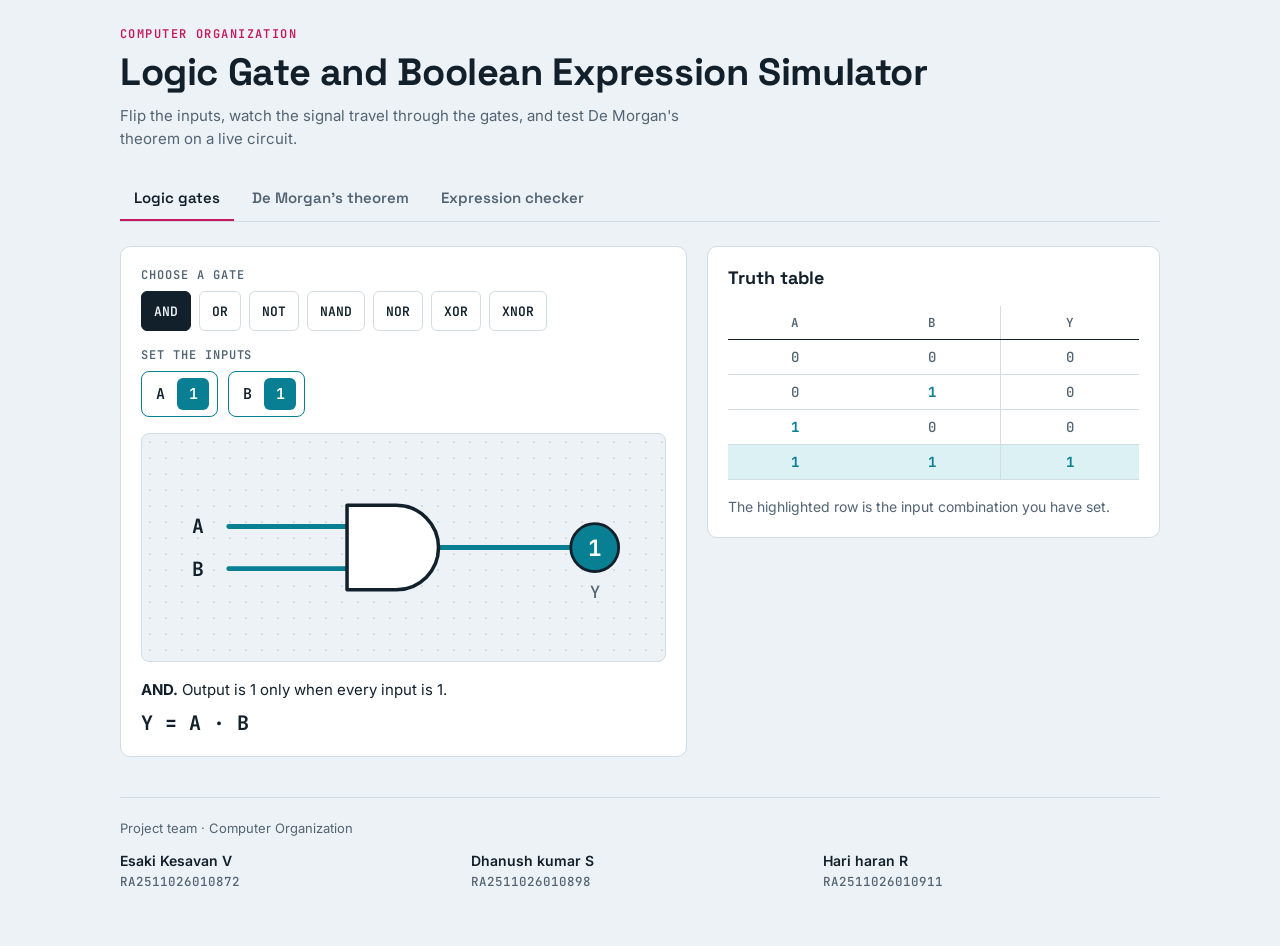
<file: public/assets/aistudio/Logic_Gate_and_Boolean_Expression_Simulator_fef89a67.html>
<!doctype html><html><head><meta charset=utf8><meta name=viewport content="width=device-width,initial-scale=1,viewport-fit=cover"><style>:root{color-scheme:light;box-sizing:border-box;padding-top:env(safe-area-inset-top,0px);padding-bottom:env(safe-area-inset-bottom,0px)}html{scroll-padding-top:env(safe-area-inset-top,0px)}body{margin:0;padding:0;font:14px -apple-system,BlinkMacSystemFont,sans-serif;background:#fff;color:#000}img{max-width:100%}[hidden]:not([hidden=until-found i]){display:none!important}</style></head><body>
<title>Logic Gate and Boolean Expression Simulator</title>
<meta name="claude:viewport-fit-sides" content="cover">
<link rel="preconnect" href="https://fonts.googleapis.com">
<link rel="preconnect" href="https://fonts.gstatic.com" crossorigin>
<link rel="stylesheet" href="https://fonts.googleapis.com/css2?family=Inter:wght@400;500;600&family=JetBrains+Mono:wght@400;500;700&family=Space+Grotesk:wght@500;700&display=swap">
<style>
/* Layout concept: a lab worksheet. Three tabs, one working panel at a time.
   Schematic on a dotted drawing field on the left, truth table on the right. */
:root{
  --bg:#edf2f6; --surface:#ffffff; --ink:#12202c; --muted:#526473; --line:#d2dce4;
  --hi:#087f92; --on-hi:#ffffff; --lo:#7f92a2; --lo-bg:#e3eaf0;
  --accent:#c4195f; --cur:#dcf1f4;
  --ok:#12803f; --ok-bg:#e2f5e9; --bad:#c2362f; --bad-bg:#fde8e6;
  --display:"Space Grotesk",system-ui,-apple-system,"Segoe UI",sans-serif;
  --body:"Inter",system-ui,-apple-system,"Segoe UI",sans-serif;
  --mono:"JetBrains Mono",ui-monospace,Menlo,Consolas,monospace;
}
@media (prefers-color-scheme: dark){
  :root:not([data-theme="light"]){
    --bg:#0c1520; --surface:#142130; --ink:#e7eff6; --muted:#98abbc; --line:#27394b;
    --hi:#38d6ea; --on-hi:#04222a; --lo:#5f7690; --lo-bg:#1f3042;
    --accent:#ff5fa6; --cur:#153c47;
    --ok:#43d987; --ok-bg:#13352a; --bad:#ff7f76; --bad-bg:#3b1f22;
    color-scheme:dark;
  }
}
:root[data-theme="dark"]{
  --bg:#0c1520; --surface:#142130; --ink:#e7eff6; --muted:#98abbc; --line:#27394b;
  --hi:#38d6ea; --on-hi:#04222a; --lo:#5f7690; --lo-bg:#1f3042;
  --accent:#ff5fa6; --cur:#153c47;
  --ok:#43d987; --ok-bg:#13352a; --bad:#ff7f76; --bad-bg:#3b1f22;
  color-scheme:dark;
}
*{box-sizing:border-box}
body{
  margin:0; background:var(--bg); color:var(--ink);
  font:15px/1.55 var(--body);
  padding-left:max(16px,env(safe-area-inset-left,0px));
  padding-right:max(16px,env(safe-area-inset-right,0px));
  padding-block:28px 56px;
}
.wrap{max-width:1040px;margin:0 auto}
:focus-visible{outline:2px solid var(--accent);outline-offset:2px}

.eyebrow{font:600 12px/1 var(--mono);letter-spacing:.12em;text-transform:uppercase;color:var(--accent)}
h1{font:700 clamp(26px,5vw,38px)/1.1 var(--display);letter-spacing:-.01em;margin:12px 0 10px;text-wrap:balance}
.lede{color:var(--muted);max-width:64ch;margin:0}
.tabs{display:flex;gap:4px;margin-top:26px;border-bottom:1px solid var(--line);overflow-x:auto}
.tab{appearance:none;background:none;border:0;border-bottom:3px solid transparent;margin-bottom:-1px;
  color:var(--muted);font:600 15px var(--display);padding:12px 14px;cursor:pointer;white-space:nowrap}
.tab:hover{color:var(--ink)}
.tab[aria-selected="true"]{color:var(--ink);border-bottom-color:var(--accent)}

main{margin-top:24px}
main>section{display:flex;flex-direction:column;gap:20px}
.panel{background:var(--surface);border:1px solid var(--line);border-radius:10px;padding:20px;min-width:0}
.stack{display:flex;flex-direction:column;gap:16px}
.grid2{display:grid;grid-template-columns:minmax(0,1.25fr) minmax(0,1fr);gap:20px;align-items:start}
@media (max-width:780px){.grid2{grid-template-columns:minmax(0,1fr)}}
h2{font:700 18px/1.25 var(--display);margin:0;text-wrap:balance}
.sub{margin:0;color:var(--muted);max-width:66ch}
.lbl{display:block;font:600 12px var(--mono);letter-spacing:.08em;text-transform:uppercase;color:var(--muted);margin:0 0 8px}

.chips{display:flex;flex-wrap:wrap;gap:8px}
.chip{font:600 13px var(--mono);padding:9px 12px;min-height:40px;border:1px solid var(--line);background:var(--surface);
  color:var(--ink);border-radius:6px;cursor:pointer}
.chip:hover{border-color:var(--ink)}
.chip[aria-pressed="true"]{background:var(--ink);color:var(--bg);border-color:var(--ink)}
.chip.ex{font-weight:500;text-align:left}

.sws{display:flex;gap:10px;flex-wrap:wrap;align-items:center}
.sw{display:flex;align-items:center;gap:12px;padding:6px 8px 6px 14px;min-height:46px;border:1.5px solid var(--line);
  background:var(--surface);border-radius:8px;color:var(--ink);font:600 15px var(--mono);cursor:pointer}
.sw .v{display:inline-grid;place-items:center;width:32px;height:32px;border-radius:6px;background:var(--lo-bg);color:var(--ink)}
.sw[aria-pressed="true"]{border-color:var(--hi)}
.sw[aria-pressed="true"] .v{background:var(--hi);color:var(--on-hi)}
.btn{font:600 14px var(--display);padding:0 16px;min-height:46px;border-radius:8px;border:1.5px solid var(--ink);
  background:var(--ink);color:var(--bg);cursor:pointer}
.btn.ghost{background:var(--surface);color:var(--ink)}

.svgbox{border-radius:8px;border:1px solid var(--line);background-color:var(--bg);
  background-image:radial-gradient(var(--line) 1px,transparent 1.2px);background-size:16px 16px;padding:8px}
.svgbox svg{display:block;width:100%;height:auto}
.wire{fill:none;stroke-width:3.5;stroke-linecap:round;stroke-linejoin:round;transition:stroke .18s}
.wire.hi{stroke:var(--hi)} .wire.lo{stroke:var(--lo)}
.jd{transition:fill .18s} .jd.hi{fill:var(--hi)} .jd.lo{fill:var(--lo)}
.g{fill:var(--surface);stroke:var(--ink);stroke-width:2.5;stroke-linejoin:round}
.gx{fill:none;stroke:var(--ink);stroke-width:2.5;stroke-linecap:round}
.lamp{stroke:var(--ink);stroke-width:2;transition:fill .18s} .lamp.on{fill:var(--hi)} .lamp.off{fill:var(--lo-bg)}
.lampt{font:700 16px var(--mono);text-anchor:middle;dominant-baseline:central}
.lampt.on{fill:var(--on-hi)} .lampt.off{fill:var(--ink)}
.svgt{font:700 14px var(--mono);fill:var(--ink)}
.svgm{font:500 12px var(--mono);fill:var(--muted)}

.gdesc{margin:0}
.gexpr{margin:0;font:700 20px var(--mono);color:var(--ink)}
.note{margin:0;color:var(--muted);font-size:14px}

.tt-wrap{overflow-x:auto}
table.tt{border-collapse:collapse;width:100%;font:500 14px var(--mono);font-variant-numeric:tabular-nums}
.tt th{font-weight:600;color:var(--muted);font-size:12.5px;padding:8px;border-bottom:1.5px solid var(--ink);text-align:center;white-space:nowrap}
.tt td{padding:8px;text-align:center;border-bottom:1px solid var(--line);white-space:nowrap}
.tt td.one{color:var(--hi);font-weight:700}
.tt td.zero{color:var(--muted)}
.tt td.idx{color:var(--muted);font-size:12px}
.tt td.okc{color:var(--ok);font-weight:700}
.tt td.badc{color:var(--bad);font-weight:700}
.tt .sep{border-left:1.5px solid var(--line)}
.tt tr.cur td{background:var(--cur)}
.tt tr.bad td{background:var(--bad-bg)}

.readout{display:flex;flex-wrap:wrap;gap:6px 18px;margin-top:12px;font:500 14px var(--mono)}
.readout b{font-weight:700}
.readout .eqok{color:var(--ok);font-weight:700}

.exin{width:100%;font:500 20px var(--mono);padding:14px 16px;border:1.5px solid var(--line);border-radius:8px;
  background:var(--surface);color:var(--ink)}
.exin:focus-visible{outline:none;border-color:var(--accent);box-shadow:0 0 0 3px var(--cur)}
.keys{display:flex;flex-wrap:wrap;gap:6px}
.key{font:600 17px var(--mono);min-width:46px;min-height:44px;padding:0 12px;border:1px solid var(--line);
  border-radius:6px;background:var(--surface);color:var(--ink);cursor:pointer}
.key:hover{border-color:var(--ink)}
.hint{margin:0;color:var(--muted);font-size:13.5px;max-width:78ch}
.hint code{font:500 13px var(--mono);color:var(--ink)}

.verdict{display:flex;gap:12px;align-items:flex-start;padding:14px 16px;border-radius:8px;border:1px solid var(--line);background:var(--surface);font-weight:500}
.verdict .mk{font:700 18px/1.3 var(--mono)}
.verdict.ok{border-color:var(--ok);background:var(--ok-bg)} .verdict.ok .mk{color:var(--ok)}
.verdict.bad{border-color:var(--bad);background:var(--bad-bg)} .verdict.bad .mk{color:var(--bad)}
.verdict.info{background:var(--cur);border-color:var(--hi)} .verdict.info .mk{color:var(--hi)}
.sop{margin:0;font:500 15px var(--mono);overflow-wrap:anywhere}

footer{margin-top:40px;padding-top:20px;border-top:1px solid var(--line);color:var(--muted);font-size:13px}
.team{display:grid;grid-template-columns:repeat(auto-fit,minmax(220px,1fr));gap:14px;list-style:none;padding:0;margin:12px 0 0}
.team li{display:flex;flex-direction:column;gap:2px}
.team b{color:var(--ink);font-weight:600;font-size:14px}
.team span{font:500 12.5px var(--mono)}

@media (prefers-reduced-motion:reduce){*{transition:none!important;animation:none!important}}
</style>

<div class="wrap">
  <header>
    <div class="eyebrow">Computer Organization</div>
    <h1>Logic Gate and Boolean Expression Simulator</h1>
    <p class="lede">Flip the inputs, watch the signal travel through the gates, and test De Morgan's theorem on a live circuit.</p>
    <div class="tabs" role="tablist" aria-label="Simulator sections">
      <button class="tab" role="tab" id="t-gates" data-tab="gates" aria-controls="p-gates" aria-selected="true">Logic gates</button>
      <button class="tab" role="tab" id="t-de-morgan" data-tab="de-morgan" aria-controls="p-de-morgan" aria-selected="false">De Morgan's theorem</button>
      <button class="tab" role="tab" id="t-expressions" data-tab="expressions" aria-controls="p-expressions" aria-selected="false">Expression checker</button>
    </div>
  </header>

  <main>
    <!-- TAB 1: GATES -->
    <section id="p-gates" role="tabpanel" aria-labelledby="t-gates">
      <div class="grid2">
        <div class="panel stack">
          <div>
            <span class="lbl">Choose a gate</span>
            <div class="chips" id="gate-chips"></div>
          </div>
          <div>
            <span class="lbl">Set the inputs</span>
            <div class="sws">
              <button class="sw" id="g-a" aria-pressed="true" aria-label="Input A"><span>A</span><span class="v">1</span></button>
              <button class="sw" id="g-b" aria-pressed="true" aria-label="Input B"><span>B</span><span class="v">1</span></button>
            </div>
          </div>
          <div class="svgbox"><svg id="g-svg" viewBox="0 0 360 150" role="img" aria-label="Gate diagram"></svg></div>
          <div class="stack" id="g-info" style="gap:8px"></div>
        </div>
        <div class="panel stack">
          <h2>Truth table</h2>
          <div class="tt-wrap" id="g-tt"></div>
          <p class="note">The highlighted row is the input combination you have set.</p>
        </div>
      </div>
    </section>

    <!-- TAB 2: DE MORGAN -->
    <section id="p-de-morgan" role="tabpanel" aria-labelledby="t-de-morgan" hidden>
      <div class="panel stack">
        <h2>Invert the output, or invert the inputs and swap the gate</h2>
        <p class="sub">De Morgan's theorem says an inverted AND behaves like an OR of inverted inputs, and an inverted OR behaves like an AND of inverted inputs. Set A and B. In each circuit below, the top path and the bottom path always give the same output.</p>
        <div class="sws">
          <button class="sw" id="dm-a" aria-pressed="true" aria-label="Input A"><span>A</span><span class="v">1</span></button>
          <button class="sw" id="dm-b" aria-pressed="false" aria-label="Input B"><span>B</span><span class="v">0</span></button>
          <button class="btn ghost" id="dm-play">Play all 4 cases</button>
        </div>
      </div>

      <div class="panel stack">
        <h2>Law 1: (A + B)′ = A′ · B′</h2>
        <p class="sub">A NOR gate gives the same result as an AND gate fed by two inverted inputs.</p>
        <div class="grid2">
          <div>
            <div class="svgbox"><svg id="dm1" viewBox="0 0 600 290" role="img" aria-label="Circuit for law 1"></svg></div>
            <div class="readout" id="dm1-read"></div>
          </div>
          <div class="tt-wrap" id="dm1-tt"></div>
        </div>
      </div>

      <div class="panel stack">
        <h2>Law 2: (A · B)′ = A′ + B′</h2>
        <p class="sub">A NAND gate gives the same result as an OR gate fed by two inverted inputs.</p>
        <div class="grid2">
          <div>
            <div class="svgbox"><svg id="dm2" viewBox="0 0 600 290" role="img" aria-label="Circuit for law 2"></svg></div>
            <div class="readout" id="dm2-read"></div>
          </div>
          <div class="tt-wrap" id="dm2-tt"></div>
        </div>
      </div>

      <p class="note">Why it matters: with De Morgan's laws any AND-OR circuit can be rewritten using only NAND gates or only NOR gates, which is how many real chips are built.</p>
    </section>

    <!-- TAB 3: EXPRESSIONS -->
    <section id="p-expressions" role="tabpanel" aria-labelledby="t-expressions" hidden>
      <div class="panel stack">
        <div>
          <label class="lbl" for="ex-in">Boolean expression</label>
          <input id="ex-in" class="exin" type="text" value="(A + B)' = A' · B'" autocomplete="off" autocapitalize="characters" spellcheck="false">
        </div>
        <div class="keys" id="ex-keys" aria-label="Symbol keys"></div>
        <p class="hint">Use letters A to Z as variables. AND: <code>·</code> <code>.</code> <code>*</code> <code>&amp;</code> or <code>AND</code>, or just write <code>AB</code>. OR: <code>+</code> <code>|</code> or <code>OR</code>. NOT: <code>′</code> after a term, or <code>!</code> <code>~</code> <code>NOT</code> before it. XOR: <code>⊕</code> <code>^</code> or <code>XOR</code>. Put <code>=</code> between two expressions to check whether they are equivalent.</p>
        <div>
          <span class="lbl">Try an example</span>
          <div class="chips" id="ex-chips"></div>
        </div>
      </div>
      <div id="ex-out" class="stack" aria-live="polite"></div>
    </section>
  </main>

  <footer>
    <div>Project team · Computer Organization</div>
    <ul class="team">
      <li><b>Esaki Kesavan V</b><span>RA2511026010872</span></li>
      <li><b>Dhanush kumar S</b><span>RA2511026010898</span></li>
      <li><b>Hari haran R</b><span>RA2511026010911</span></li>
    </ul>
  </footer>
</div>

<script>
(function(){
const $=s=>document.querySelector(s);
const esc=s=>String(s).replace(/[&<>"]/g,c=>({'&':'&amp;','<':'&lt;','>':'&gt;','"':'&quot;'}[c]));
const PR='′';

/* ---------- gate symbols ---------- */
const AND_B='M0 0H35A30 30 0 0 1 35 60H0Z';
const OR_B='M0 0Q40 0 68 30Q40 60 0 60Q22 30 0 0Z';
const XOR_B='M8 0Q48 0 76 30Q48 60 8 60Q30 30 8 0Z';
const XOR_X='M0 0Q22 30 0 60';
const SYM={
  AND:{body:AND_B,tip:65,ins:[[0,15],[0,45]]},
  NAND:{body:AND_B,tip:65,bub:1,ins:[[0,15],[0,45]]},
  OR:{body:OR_B,tip:68,ins:[[8,15],[8,45]]},
  NOR:{body:OR_B,tip:68,bub:1,ins:[[8,15],[8,45]]},
  XOR:{body:XOR_B,extra:XOR_X,tip:76,ins:[[8,15],[8,45]]},
  XNOR:{body:XOR_B,extra:XOR_X,tip:76,bub:1,ins:[[8,15],[8,45]]},
  NOT:{body:'M0 5L0 55L55 30Z',tip:55,bub:1,ins:[[0,30]]}
};
function gate(type,x,y){
  const s=SYM[type];
  const svg='<g transform="translate('+x+' '+y+')"><path class="g" d="'+s.body+'"/>'+
    (s.extra?'<path class="gx" d="'+s.extra+'"/>':'')+
    (s.bub?'<circle class="g" cx="'+(s.tip+5)+'" cy="30" r="5"/>':'')+'</g>';
  return {svg:svg,ins:s.ins.map(p=>[x+p[0],y+p[1]]),out:[x+s.tip+(s.bub?10:0),y+30]};
}
const wire=(pts,on)=>'<path class="wire '+(on?'hi':'lo')+'" d="M'+pts.map(p=>p[0]+' '+p[1]).join('L')+'"/>';
const dot=(x,y,on)=>'<circle class="jd '+(on?'hi':'lo')+'" cx="'+x+'" cy="'+y+'" r="5"/>';
const lamp=(x,y,v)=>'<circle class="lamp '+(v?'on':'off')+'" cx="'+x+'" cy="'+y+'" r="17"/><text class="lampt '+(v?'on':'off')+'" x="'+x+'" y="'+y+'">'+v+'</text>';
const tx=(x,y,t,c,a)=>'<text class="'+(c||'svgt')+'" x="'+x+'" y="'+y+'"'+(a?' text-anchor="'+a+'"':'')+'>'+t+'</text>';
const cell=(v)=>'<td class="'+(v?'one':'zero')+'">'+v+'</td>';

/* ---------- TAB 1: gates ---------- */
const FN={AND:(a,b)=>a&b,OR:(a,b)=>a|b,NAND:(a,b)=>1-(a&b),NOR:(a,b)=>1-(a|b),XOR:(a,b)=>a^b,XNOR:(a,b)=>1-(a^b),NOT:a=>1-a};
const INFO={
  AND:['Output is 1 only when every input is 1.','Y = A · B'],
  OR:['Output is 1 when at least one input is 1.','Y = A + B'],
  NOT:['Output is the opposite of the input.','Y = A'+PR],
  NAND:['An AND followed by a NOT. Output is 0 only when both inputs are 1.','Y = (A · B)'+PR],
  NOR:['An OR followed by a NOT. Output is 1 only when both inputs are 0.','Y = (A + B)'+PR],
  XOR:['Output is 1 when the two inputs are different.','Y = A ⊕ B'],
  XNOR:['Output is 1 when the two inputs are the same.','Y = (A ⊕ B)'+PR]
};
const G={gate:'AND',a:1,b:1};
const gateNames=['AND','OR','NOT','NAND','NOR','XOR','XNOR'];
function setSw(btn,val){btn.setAttribute('aria-pressed',val?'true':'false');btn.querySelector('.v').textContent=val;}

function renderGates(){
  const type=G.gate, one=type==='NOT';
  const y=one?FN.NOT(G.a):FN[type](G.a,G.b);
  const g=gate(type,140,45);
  let w=wire([[56,g.ins[0][1]],g.ins[0]],G.a);
  let lb=tx(30,g.ins[0][1]+5,'A');
  if(!one){w+=wire([[56,g.ins[1][1]],g.ins[1]],G.b);lb+=tx(30,g.ins[1][1]+5,'B');}
  w+=wire([g.out,[298,g.out[1]]],y);
  $('#g-svg').innerHTML=w+g.svg+lb+lamp(316,g.out[1],y)+tx(316,g.out[1]+36,'Y','svgm','middle');
  $('#g-svg').setAttribute('aria-label',type+' gate. Input A is '+G.a+(one?'':', input B is '+G.b)+'. Output is '+y+'.');
  $('#g-b').hidden=one;
  gateNames.forEach(n=>{const c=$('#gc-'+n);if(c)c.setAttribute('aria-pressed',n===type?'true':'false');});
  const info=INFO[type];
  $('#g-info').innerHTML='<p class="gdesc"><b>'+type+'.</b> '+info[0]+'</p><p class="gexpr">'+esc(info[1])+'</p>'+
    ((type==='NAND'||type==='NOR')?'<p class="note">'+type+' is called a universal gate: every other gate can be built from '+type+' gates alone.</p>':'');
  const rows=one?[[0],[1]]:[[0,0],[0,1],[1,0],[1,1]];
  let h='<table class="tt"><thead><tr><th>A</th>'+(one?'':'<th>B</th>')+'<th class="sep">Y</th></tr></thead><tbody>';
  rows.forEach(r=>{
    const cur=one?(r[0]===G.a):(r[0]===G.a&&r[1]===G.b);
    const o=one?FN.NOT(r[0]):FN[type](r[0],r[1]);
    h+='<tr'+(cur?' class="cur"':'')+'>'+cell(r[0])+(one?'':cell(r[1]))+cell(o).replace('class="','class="sep ')+'</tr>';
  });
  $('#g-tt').innerHTML=h+'</tbody></table>';
}
(function initGates(){
  const box=$('#gate-chips');
  gateNames.forEach(n=>{
    const b=document.createElement('button');
    b.className='chip';b.id='gc-'+n;b.textContent=n;b.setAttribute('aria-pressed',n===G.gate?'true':'false');
    b.addEventListener('click',()=>{G.gate=n;renderGates();});
    box.appendChild(b);
  });
  $('#g-a').addEventListener('click',()=>{G.a=1-G.a;setSw($('#g-a'),G.a);renderGates();});
  $('#g-b').addEventListener('click',()=>{G.b=1-G.b;setSw($('#g-b'),G.b);renderGates();});
})();

/* ---------- TAB 2: De Morgan ---------- */
const DM={a:1,b:0,idx:2,timer:null};
const LAWS=[
  {id:'dm1',topGate:'OR',botGate:'AND',topLab:'A+B',topNot:'(A+B)'+PR,botLab:'A'+PR+'·B'+PR,top:(a,b)=>a|b,bot:(a,b)=>a&b},
  {id:'dm2',topGate:'AND',botGate:'OR',topLab:'A·B',topNot:'(A·B)'+PR,botLab:'A'+PR+'+B'+PR,top:(a,b)=>a&b,bot:(a,b)=>a|b}
];
function renderLaw(c){
  const a=DM.a,b=DM.b,na=1-a,nb=1-b;
  const t=c.top(a,b),to=1-t,bo=c.bot(na,nb);
  const T=gate(c.topGate,130,40),N=gate('NOT',250,40);
  const NA=gate('NOT',130,130),NB=gate('NOT',130,200),BG=gate(c.botGate,270,170);
  let w='';
  w+=wire([[34,55],T.ins[0]],a)+wire([[34,85],T.ins[1]],b);
  w+=wire([[60,55],[60,160],NA.ins[0]],a);
  w+=wire([[90,85],[90,230],NB.ins[0]],b);
  w+=wire([T.out,N.ins[0]],t)+wire([N.out,[450,70]],to);
  w+=wire([NA.out,[232,160],[232,BG.ins[0][1]],BG.ins[0]],na);
  w+=wire([NB.out,[232,230],[232,BG.ins[1][1]],BG.ins[1]],nb);
  w+=wire([BG.out,[450,200]],bo);
  let s=w+T.svg+N.svg+NA.svg+NB.svg+BG.svg;
  s+=dot(60,55,a)+dot(90,85,b);
  s+=tx(14,59,'A')+tx(14,89,'B');
  s+=tx(130,26,'Left side: '+c.topNot,'svgm')+tx(130,118,'Right side: '+c.botLab,'svgm');
  s+=tx((T.out[0]+250)/2,62,c.topLab,'svgt','middle');
  s+=tx(213,152,'A'+PR,'svgt','middle')+tx(213,222,'B'+PR,'svgt','middle');
  s+=lamp(467,70,to)+lamp(467,200,bo);
  s+=tx(492,75,c.topNot)+tx(492,205,c.botLab);
  $('#'+c.id).innerHTML=s;
  $('#'+c.id).setAttribute('aria-label','Circuit for '+c.topNot+' = '+c.botLab+' with A='+a+' and B='+b+'. Left side gives '+to+', right side gives '+bo+'.');
  $('#'+c.id+'-read').innerHTML='<span>'+c.topNot+' = <b>'+to+'</b></span><span>'+c.botLab+' = <b>'+bo+'</b></span><span class="'+(to===bo?'eqok':'')+'">'+(to===bo?'Equal ✓':'Not equal')+'</span>';
  const hd=['A','B',c.topLab,c.topNot,'A'+PR,'B'+PR,c.botLab,'Equal'];
  let h='<table class="tt"><thead><tr>'+hd.map((x,i)=>'<th'+((i===2||i===4||i===7)?' class="sep"':'')+'>'+x+'</th>').join('')+'</tr></thead><tbody>';
  [[0,0],[0,1],[1,0],[1,1]].forEach(r=>{
    const ra=r[0],rb=r[1],t0=c.top(ra,rb),o1=1-t0,o2=c.bot(1-ra,1-rb);
    const cur=ra===a&&rb===b;
    h+='<tr'+(cur?' class="cur"':'')+'>'+cell(ra)+cell(rb)+
      cell(t0).replace('class="','class="sep ')+
      cell(o1)+cell(1-ra).replace('class="','class="sep ')+cell(1-rb)+cell(o2)+
      '<td class="sep '+(o1===o2?'okc':'badc')+'">'+(o1===o2?'✓':'✗')+'</td></tr>';
  });
  $('#'+c.id+'-tt').innerHTML=h+'</tbody></table>';
}
function renderDM(){LAWS.forEach(renderLaw);}
function stopPlay(){if(DM.timer){clearInterval(DM.timer);DM.timer=null;}$('#dm-play').textContent='Play all 4 cases';}
function syncDMSw(){setSw($('#dm-a'),DM.a);setSw($('#dm-b'),DM.b);}
$('#dm-a').addEventListener('click',()=>{stopPlay();DM.a=1-DM.a;syncDMSw();renderDM();});
$('#dm-b').addEventListener('click',()=>{stopPlay();DM.b=1-DM.b;syncDMSw();renderDM();});
$('#dm-play').addEventListener('click',()=>{
  if(DM.timer){stopPlay();return;}
  $('#dm-play').textContent='Stop';
  DM.timer=setInterval(()=>{DM.idx=(DM.idx+1)%4;DM.a=DM.idx>>1;DM.b=DM.idx&1;syncDMSw();renderDM();},1300);
});

/* ---------- TAB 3: expression checker ---------- */
function tokenize(src){
  const s=src.replace(/[’‘′]/g,"'");
  const toks=[];let i=0;
  const KW={AND:'AND',OR:'OR',NOT:'NOT',XOR:'XOR',NAND:'NAND',NOR:'NOR',XNOR:'XNOR'};
  while(i<s.length){
    const c=s[i];
    if(/\s/.test(c)){i++;continue;}
    if(/[A-Za-z]/.test(c)){
      let j=i;while(j<s.length&&/[A-Za-z]/.test(s[j]))j++;
      const word=s.slice(i,j).toUpperCase();
      if(KW[word])toks.push({t:KW[word],s:s.slice(i,j),p:i});
      else for(let k=i;k<j;k++)toks.push({t:'VAR',v:s[k].toUpperCase(),s:s[k],p:k});
      i=j;continue;
    }
    if(c==='0'||c==='1'){toks.push({t:'CONST',v:+c,s:c,p:i});i++;continue;}
    if('+|∨'.includes(c)){toks.push({t:'OR',s:c,p:i});i++;continue;}
    if('.·*&∧•'.includes(c)){toks.push({t:'AND',s:c,p:i});i++;continue;}
    if('^⊕'.includes(c)){toks.push({t:'XOR',s:c,p:i});i++;continue;}
    if('!~¬'.includes(c)){toks.push({t:'NOT',s:c,p:i});i++;continue;}
    if(c==="'"){toks.push({t:'POST',s:c,p:i});i++;continue;}
    if(c==='('){toks.push({t:'LP',s:c,p:i});i++;continue;}
    if(c===')'){toks.push({t:'RP',s:c,p:i});i++;continue;}
    if(c==='='||c==='≡'){toks.push({t:'EQ',s:c,p:i});i+=(c==='='&&s[i+1]==='=')?2:1;continue;}
    throw new Error('Unexpected character "'+c+'" at position '+(i+1)+'.');
  }
  return toks;
}
function parseAll(toks){
  let i=0;
  const peek=()=>toks[i],next=()=>toks[i++];
  const bad=p=>new Error('Unexpected "'+p.s+'" at position '+(p.p+1)+'.');
  function orE(){let l=xorE();while(peek()&&(peek().t==='OR'||peek().t==='NOR')){const o=next().t;const r=xorE();l={t:'bin',op:o,l:l,r:r};}return l;}
  function xorE(){let l=andE();while(peek()&&(peek().t==='XOR'||peek().t==='XNOR')){const o=next().t;const r=andE();l={t:'bin',op:o,l:l,r:r};}return l;}
  function andE(){
    let l=unary();
    for(;;){
      const p=peek();if(!p)break;
      if(p.t==='AND'||p.t==='NAND'){next();const r=unary();l={t:'bin',op:p.t,l:l,r:r};}
      else if(p.t==='VAR'||p.t==='CONST'||p.t==='LP'||p.t==='NOT'){const r=unary();l={t:'bin',op:'AND',l:l,r:r};}
      else break;
    }
    return l;
  }
  function unary(){const p=peek();if(p&&p.t==='NOT'){next();return {t:'not',a:unary()};}return postfix();}
  function postfix(){let n=primary();while(peek()&&peek().t==='POST'){next();n={t:'not',a:n};}return n;}
  function primary(){
    const p=next();
    if(!p)throw new Error('The expression ends too early. Add a variable or close a bracket.');
    if(p.t==='VAR')return {t:'var',n:p.v};
    if(p.t==='CONST')return {t:'const',v:p.v};
    if(p.t==='LP'){const e=orE();const q=next();if(!q||q.t!=='RP')throw new Error('A bracket opened at position '+(p.p+1)+' is never closed.');return e;}
    throw bad(p);
  }
  const e=orE();
  if(i<toks.length)throw bad(toks[i]);
  return e;
}
function collect(n,set){
  if(n.t==='var')set.add(n.n);
  else if(n.t==='not')collect(n.a,set);
  else if(n.t==='bin'){collect(n.l,set);collect(n.r,set);}
  return set;
}
function ev(n,env){
  switch(n.t){
    case 'var':return env[n.n];
    case 'const':return n.v;
    case 'not':return 1-ev(n.a,env);
    default:{
      const a=ev(n.l,env),b=ev(n.r,env);
      switch(n.op){
        case 'AND':return a&b; case 'NAND':return 1-(a&b);
        case 'OR':return a|b; case 'NOR':return 1-(a|b);
        case 'XOR':return a^b; default:return 1-(a^b);
      }
    }
  }
}
function verdict(cls,mark,text){return '<div class="verdict '+cls+'"><span class="mk">'+mark+'</span><div>'+text+'</div></div>';}
function runExpr(){
  const src=$('#ex-in').value,out=$('#ex-out');
  if(!src.trim()){out.innerHTML=verdict('info','i','Type an expression to see its truth table.');return;}
  try{
    const toks=tokenize(src);
    const eq=[];toks.forEach((t,k)=>{if(t.t==='EQ')eq.push(k);});
    if(eq.length>1)throw new Error('Use only one = sign to compare two expressions.');
    let L,R=null;
    if(eq.length){
      const lt=toks.slice(0,eq[0]),rt=toks.slice(eq[0]+1);
      if(!lt.length||!rt.length)throw new Error('Write an expression on both sides of the = sign.');
      L=parseAll(lt);R=parseAll(rt);
    }else L=parseAll(toks);
    const set=collect(L,new Set());if(R)collect(R,set);
    const vars=[...set].sort(),n=vars.length;
    if(n>6)throw new Error('Use at most 6 different variables. This expression has '+n+'.');
    const total=1<<n,rows=[];
    for(let r=0;r<total;r++){
      const env={};vars.forEach((v,k)=>{env[v]=(r>>(n-1-k))&1;});
      rows.push({r:r,env:env,l:ev(L,env),rr:R?ev(R,env):null});
    }
    let v='',h='<table class="tt"><thead><tr><th>m</th>'+vars.map(x=>'<th>'+x+'</th>').join('');
    if(R){
      h+='<th class="sep">Left</th><th>Right</th><th class="sep">Equal</th></tr></thead><tbody>';
      const diff=rows.filter(x=>x.l!==x.rr);
      rows.forEach(x=>{
        const same=x.l===x.rr;
        h+='<tr'+(same?'':' class="bad"')+'><td class="idx">'+x.r+'</td>'+vars.map(q=>cell(x.env[q])).join('')+
          cell(x.l).replace('class="','class="sep ')+cell(x.rr)+
          '<td class="sep '+(same?'okc':'badc')+'">'+(same?'✓':'✗')+'</td></tr>';
      });
      v=diff.length===0
        ? verdict('ok','✓','<b>Equivalent.</b> Both sides give the same output for all '+total+' input combination'+(total>1?'s':'')+'.')
        : verdict('bad','✗','<b>Not equivalent.</b> The sides differ on '+diff.length+' of '+total+' combinations (rows '+diff.map(x=>x.r).join(', ')+', highlighted below).');
    }else{
      h+='<th class="sep">F</th></tr></thead><tbody>';
      rows.forEach(x=>{h+='<tr><td class="idx">'+x.r+'</td>'+vars.map(q=>cell(x.env[q])).join('')+cell(x.l).replace('class="','class="sep ')+'</tr>';});
      const ones=rows.filter(x=>x.l===1);
      let extra='';
      if(ones.length===0)extra=' F is always 0 (a contradiction).';
      else if(ones.length===total)extra=' F is always 1 (a tautology).';
      let sop='';
      if(ones.length&&ones.length<total){
        sop='<p class="sop">F = Σm('+ones.map(x=>x.r).join(', ')+')'+
          (ones.length<=8?'<br>F = '+ones.map(x=>vars.map((q,k)=>x.env[q]?q:q+PR).join('·')).join(' + '):'')+'</p>';
      }
      v=verdict('info','F','F is 1 for '+ones.length+' of '+total+' input combinations.'+extra)+(sop?'<div class="panel">'+'<span class="lbl">Canonical sum of products</span>'+sop+'</div>':'');
    }
    out.innerHTML=v+'<div class="panel stack"><h2>Truth table</h2><div class="tt-wrap">'+h+'</tbody></table></div><p class="note">The m column is the row number when the input bits are read as a binary number, with '+(vars[0]||'the first variable')+' as the most significant bit.</p></div>';
  }catch(err){
    out.innerHTML=verdict('bad','!',esc(err.message));
  }
}
(function initExpr(){
  const keys=[['·','·'],['+','+'],['′',"′"],['⊕','⊕'],['(','('],[')',')'],['=','=']];
  const kb=$('#ex-keys');
  keys.forEach(k=>{
    const b=document.createElement('button');b.className='key';b.type='button';b.textContent=k[0];b.setAttribute('aria-label','Insert '+k[0]);
    b.addEventListener('click',()=>{
      const el=$('#ex-in');const s=el.selectionStart==null?el.value.length:el.selectionStart,e=el.selectionEnd==null?s:el.selectionEnd;
      el.value=el.value.slice(0,s)+k[1]+el.value.slice(e);el.focus();const p=s+k[1].length;el.setSelectionRange(p,p);runExpr();
    });
    kb.appendChild(b);
  });
  const clr=document.createElement('button');clr.className='key';clr.type='button';clr.textContent='Clear';clr.style.fontSize='14px';
  clr.addEventListener('click',()=>{const el=$('#ex-in');el.value='';el.focus();runExpr();});
  kb.appendChild(clr);
  const ex=["(A + B)' = A' · B'","(A · B)' = A' + B'","A ⊕ B","A + A·B = A","A·(B + C) = A·B + A·C","A + A' = 1"];
  const cb=$('#ex-chips');
  ex.forEach(t=>{
    const b=document.createElement('button');b.className='chip ex';b.type='button';b.textContent=t;
    b.addEventListener('click',()=>{$('#ex-in').value=t;runExpr();});
    cb.appendChild(b);
  });
  $('#ex-in').addEventListener('input',runExpr);
})();

/* ---------- tabs + hash routing ---------- */
const TABS=['gates','de-morgan','expressions'];
function showTab(name){
  if(TABS.indexOf(name)<0)name='gates';
  TABS.forEach(t=>{
    $('#p-'+t).hidden=t!==name;
    const b=$('#t-'+t);b.setAttribute('aria-selected',t===name?'true':'false');b.tabIndex=t===name?0:-1;
  });
  if(name!=='de-morgan')stopPlay();
}
TABS.forEach((t,i)=>{
  const b=$('#t-'+t);
  b.addEventListener('click',()=>{location.hash=t;showTab(t);});
  b.addEventListener('keydown',e=>{
    if(e.key==='ArrowRight'||e.key==='ArrowLeft'){
      const n=TABS[(i+(e.key==='ArrowRight'?1:TABS.length-1))%TABS.length];
      location.hash=n;showTab(n);$('#t-'+n).focus();e.preventDefault();
    }
  });
});
window.addEventListener('hashchange',()=>showTab(location.hash.slice(1)));

renderGates();renderDM();runExpr();
showTab(location.hash.slice(1));
})();
</script>

</body></html>
</file>
